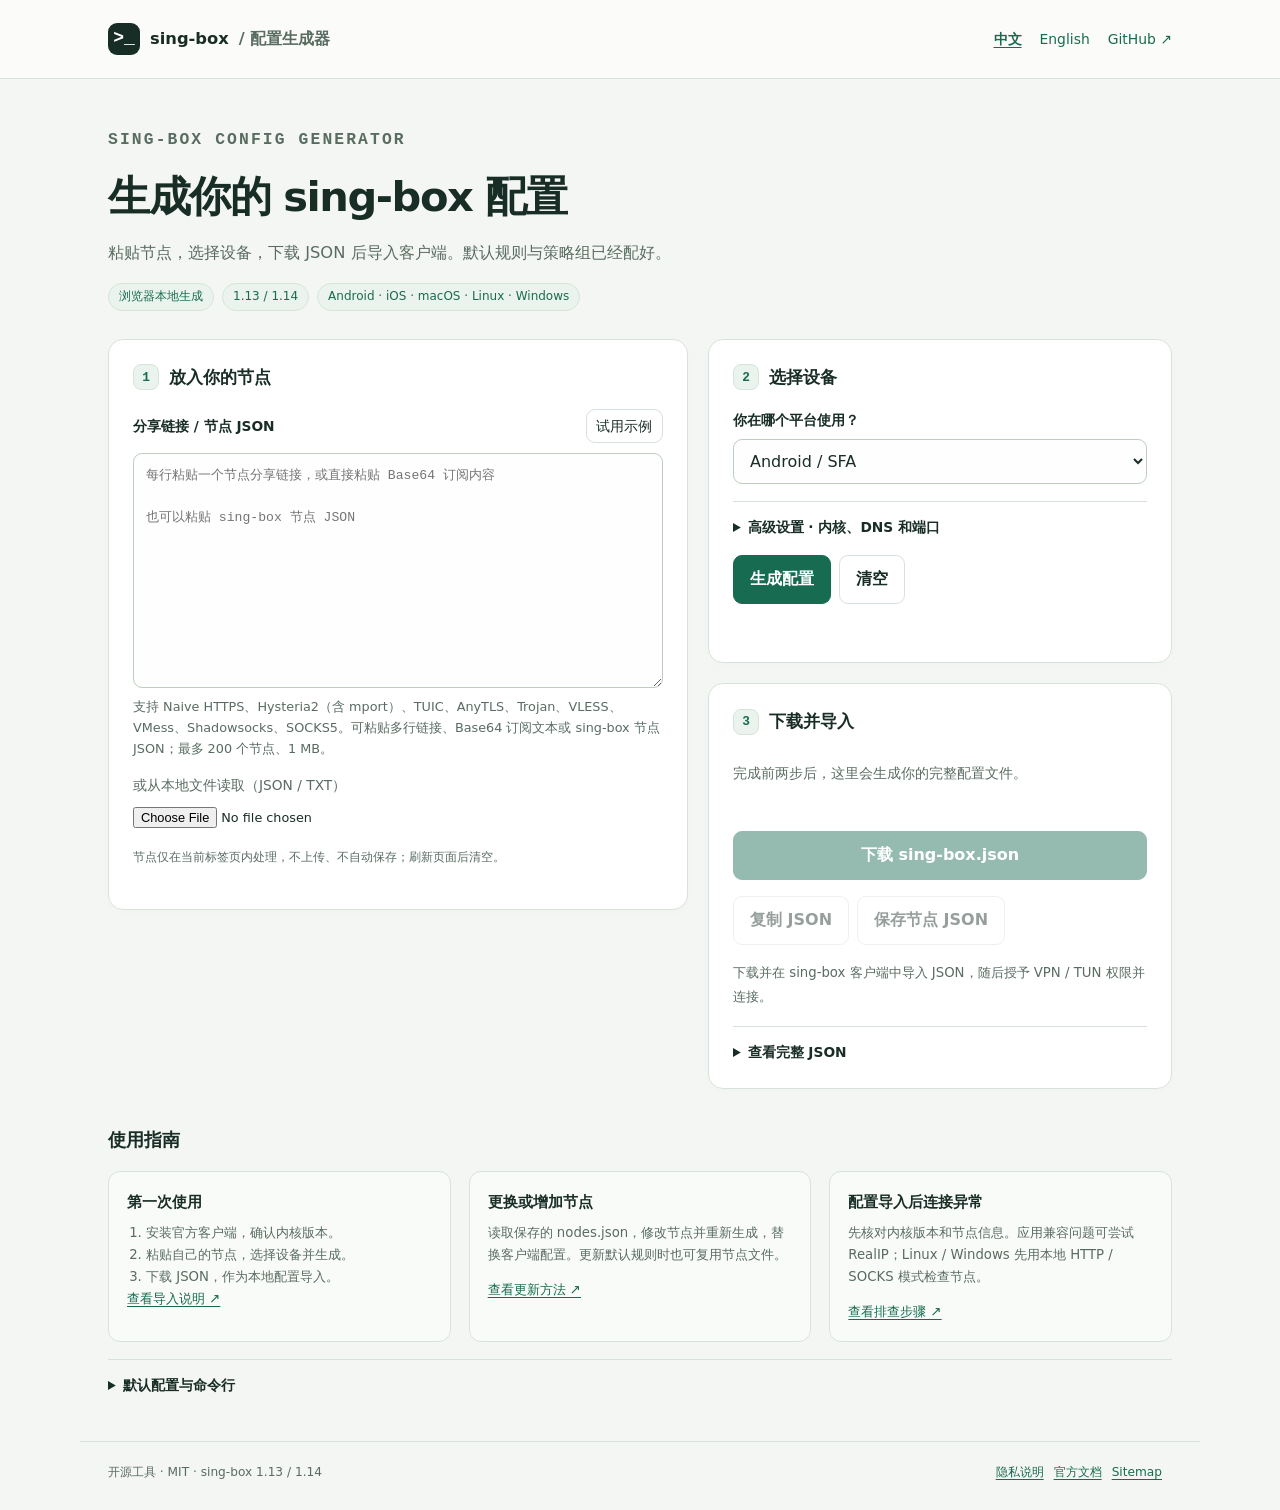
<file: docs/index.html>
<!-- Generated by scripts/build.py; edit web/page.html and web/locales/. -->
<!DOCTYPE html>
<html lang="zh-CN">
<head>
<meta charset="utf-8">
<meta name="viewport" content="width=device-width, initial-scale=1">
<meta http-equiv="Content-Security-Policy" content="default-src 'self'; script-src 'self'; style-src 'self'; connect-src 'none'; img-src 'self' data:; base-uri 'none'; form-action 'none'; object-src 'none'">
<meta name="referrer" content="no-referrer">
<title>sing-box 配置生成器 · 本地生成并下载 JSON</title>
<meta name="description" content="粘贴节点分享链接，选择 Android、iOS、macOS、Linux 或 Windows，在浏览器内生成并下载完整 sing-box JSON 配置。支持 1.13 / 1.14，无需安装生成工具。">
<link rel="canonical" href="https://qixuancao.github.io/sing-box-config-templates/">
<link rel="alternate" hreflang="zh-CN" href="https://qixuancao.github.io/sing-box-config-templates/">
<link rel="alternate" hreflang="en" href="https://qixuancao.github.io/sing-box-config-templates/en/">
<link rel="alternate" hreflang="x-default" href="https://qixuancao.github.io/sing-box-config-templates/">
<link rel="sitemap" type="application/xml" href="./sitemap.xml">
<link rel="stylesheet" href="./assets/app.css">
<meta property="og:type" content="website">
<meta property="og:site_name" content="sing-box config templates">
<meta property="og:title" content="sing-box 配置生成器 · 本地生成并下载 JSON">
<meta property="og:description" content="粘贴节点分享链接，选择 Android、iOS、macOS、Linux 或 Windows，在浏览器内生成并下载完整 sing-box JSON 配置。支持 1.13 / 1.14，无需安装生成工具。">
<meta property="og:url" content="https://qixuancao.github.io/sing-box-config-templates/">
<meta property="og:locale" content="zh_CN">
<meta property="og:image" content="https://qixuancao.github.io/sing-box-config-templates/assets/og-preview.png">
<meta property="og:image:type" content="image/png">
<meta property="og:image:width" content="1200">
<meta property="og:image:height" content="630">
<meta property="og:image:alt" content="sing-box 浏览器本地配置生成器界面预览：支持粘贴节点链接、选择平台与流量模式并下载完整 JSON">
<meta name="twitter:card" content="summary_large_image">
<meta name="twitter:title" content="sing-box 配置生成器 · 本地生成并下载 JSON">
<meta name="twitter:description" content="粘贴节点分享链接，选择 Android、iOS、macOS、Linux 或 Windows，在浏览器内生成并下载完整 sing-box JSON 配置。支持 1.13 / 1.14，无需安装生成工具。">
<meta name="twitter:image" content="https://qixuancao.github.io/sing-box-config-templates/assets/og-preview.png">
<meta name="twitter:image:alt" content="sing-box 浏览器本地配置生成器界面预览：支持粘贴节点链接、选择平台与流量模式并下载完整 JSON">
<script type="application/ld+json">{"@context": "https://schema.org", "@graph": [{"@type": "SoftwareSourceCode", "name": "sing-box-config-templates", "description": "粘贴节点分享链接，选择 Android、iOS、macOS、Linux 或 Windows，在浏览器内生成并下载完整 sing-box JSON 配置。支持 1.13 / 1.14，无需安装生成工具。", "url": "https://qixuancao.github.io/sing-box-config-templates/", "codeRepository": "https://github.com/qixuancao/sing-box-config-templates", "programmingLanguage": ["JavaScript", "JSON"], "runtimePlatform": "Browser / Node.js 22+; sing-box 1.13 / 1.14", "license": "https://github.com/qixuancao/sing-box-config-templates/blob/main/LICENSE"}, {"@type": "FAQPage", "mainEntity": [{"@type": "Question", "name": "节点会上传吗？", "acceptedAnswer": {"@type": "Answer", "text": "不会。节点解析、配置合并和文件导出都在浏览器中进行，不自动保存节点。"}}, {"@type": "Question", "name": "如何导出 JSON 文件？", "acceptedAnswer": {"@type": "Answer", "text": "粘贴节点并选择设备，点击生成配置，再点击下载 sing-box.json，将文件作为本地配置导入客户端。"}}, {"@type": "Question", "name": "如何选择 1.13 / 1.14？", "acceptedAnswer": {"@type": "Answer", "text": "在高级设置中选择与客户端关于页或 sing-box version 相同的内核版本。"}}, {"@type": "Question", "name": "公开 Raw JSON 是完整的个人配置吗？", "acceptedAnswer": {"@type": "Answer", "text": "公开 Raw JSON 使用占位节点。使用生成器导出加入自己节点后的 JSON 文件。"}}]}]}</script>
<script type="module" src="./assets/app.mjs"></script>
</head>
<body>
<a class="skip" href="#generator">跳到配置生成器</a>
<header class="site-header"><div class="header-inner">
<a class="brand" href="./"><span class="mark" aria-hidden="true">&gt;_</span>sing-box <span class="muted">/ 配置生成器</span></a>
<nav aria-label="语言与仓库"><a href="./" aria-current="page">中文</a><a href="./en/" >English</a><a href="https://github.com/qixuancao/sing-box-config-templates">GitHub ↗</a></nav>
</div></header>
<main>
<div class="hero"><p class="eyebrow">SING-BOX CONFIG GENERATOR</p><h1>生成你的 sing-box 配置</h1><p>粘贴节点，选择设备，下载 JSON 后导入客户端。默认规则与策略组已经配好。</p><div class="badges"><span class="badge">浏览器本地生成</span><span class="badge">1.13 / 1.14</span><span class="badge">Android · iOS · macOS · Linux · Windows</span></div></div>
<noscript><p class="noscript">生成器需要 JavaScript，也可使用仓库提供的命令行工具。</p></noscript>
<div class="workspace" id="generator">
<section class="card" aria-labelledby="nodes-heading">
<h2 id="nodes-heading"><span class="step">1</span>放入你的节点</h2>
<div class="toolbar"><label for="nodes-input">分享链接 / 节点 JSON</label><button type="button" class="quiet" id="example">试用示例</button></div>
<textarea id="nodes-input" rows="10" autocomplete="off" autocapitalize="off" spellcheck="false" aria-describedby="input-help" placeholder="每行粘贴一个节点分享链接，或直接粘贴 Base64 订阅内容

也可以粘贴 sing-box 节点 JSON"></textarea>
<p class="help" id="input-help">支持 Naive HTTPS、Hysteria2（含 mport）、TUIC、AnyTLS、Trojan、VLESS、VMess、Shadowsocks、SOCKS5。可粘贴多行链接、Base64 订阅文本或 sing-box 节点 JSON；最多 200 个节点、1 MB。</p>
<div class="file-row"><label for="nodes-file">或从本地文件读取（JSON / TXT）</label><input type="file" id="nodes-file" accept=".json,.txt,application/json,text/plain"></div>
<p class="privacy-note">节点仅在当前标签页内处理，不上传、不自动保存；刷新页面后清空。</p>
<ul class="node-list" id="node-list" aria-label="已解析节点"></ul>
</section>
<div class="stack">
<section class="card" aria-labelledby="device-heading">
<h2 id="device-heading"><span class="step">2</span>选择设备</h2>
<label for="platform">你在哪个平台使用？</label>
<select id="platform"><option value="android">Android / SFA</option><option value="ios">iOS / iPadOS / SFI</option><option value="macos">macOS / SFM</option><option value="linux">Linux</option><option value="windows">Windows</option></select>
<div id="access-setting"><label for="access-mode">流量接入方式</label>
<select id="access-mode"><option value="local">仅监听端口 · 应用手动配置代理</option><option value="system">自动开启系统代理 · 非 TUN</option><option value="tun">TUN · 接管系统流量</option></select>
<p class="help" id="access-desc"></p></div>
<details id="advanced"><summary>高级设置 · 内核、DNS 和端口</summary><div class="settings">
<div><label for="core">sing-box 内核版本</label><select id="core"><option value="1.14">1.14.x</option><option value="1.13">1.13.x</option><option value="1.15">1.15 · 实验版 · alpha.13</option></select><p class="help">与客户端的内核版本保持一致。1.15 是实验配置，按 1.15.0-alpha.13 验证。</p></div>
<div><label for="dns-mode">DNS 返回方式</label><select id="dns-mode"><option value="fakeip">FakeIP · 返回虚拟地址</option><option value="realip">RealIP · 返回真实地址</option></select><p class="help" id="dns-desc">RealIP 兼容性优先；FakeIP 仅适合能接管 DNS 查询的 TUN/VPN 模式。</p></div>
<div><label><input type="checkbox" id="ipv6"> 启用 IPv6</label><p class="help">同时调整 DNS、TUN 地址和路由；需要网络及出口支持 IPv6。默认使用 IPv4。</p></div>
<div id="lan-setting"><label><input type="checkbox" id="lan-bypass" checked> 局域网绕过 TUN</label><p class="help">默认方便访问路由器和 NAS；绕行流量不受代理策略控制。企业网或覆盖网络需要接管这些地址时取消。</p></div>
<div><label><input type="checkbox" id="adblock"> 启用基础广告拦截（category-ads-all）</label><p class="help">在 DNS 和路由中拒绝常见广告域名；若个别网站或应用被误拦，取消勾选后重新生成。</p></div>
<div><label><input type="checkbox" id="rule-set-proxy"> 经代理由主选择组下载规则集</label><p class="help">默认直连下载规则集；当前网络无法直连规则 CDN 时可改为经代理下载。</p></div>
<div><label><input type="checkbox" id="block-quic"> 屏蔽公网 QUIC（UDP 443）</label><p class="help">拒绝公网 UDP 443，让浏览器和应用立即回退 TCP。适合纯 TCP 节点（Naive、HTTP、链式 SOCKS5）或 UDP 受限的网络；会关闭 HTTP/3，局域网不受影响。</p></div>
<div id="overlay-setting"><label><input type="checkbox" id="overlay"> 虚拟局域网兼容（Tailscale / ZeroTier 等，桌面端）</label><p class="help">ts.net 交给 Tailscale MagicDNS（100.100.100.100），私网和 100.64.0.0/10 按系统路由表直连，tailscaled、zerotier-one、easytier-core、netbird 进程直连。需安装对应客户端；TUN 模式需保留局域网绕过。</p></div>
<div id="clash-api-setting"><label><input type="checkbox" id="clash-api"> 启用本地 Clash API 控制器（127.0.0.1:9090）</label><p class="help">方便桌面命令行运行时通过本地面板切换策略组和查看连接。</p></div>
<div class="dns-grid">
<div><label for="direct-dns">直连 DNS（默认 AliDNS）</label><select id="direct-dns"><option value="default">跟随预设</option><option value="223.5.5.5">AliDNS · 223.5.5.5</option><option value="1.12.12.12">DNSPod · 1.12.12.12</option><option value="1.1.1.1">Cloudflare · 1.1.1.1</option><option value="8.8.8.8">Google · 8.8.8.8</option></select></div>
<div><label for="proxy-dns">代理 DNS（默认 Google）</label><select id="proxy-dns"><option value="default">跟随预设</option><option value="8.8.8.8">Google · 8.8.8.8</option><option value="1.1.1.1">Cloudflare · 1.1.1.1</option><option value="223.5.5.5">AliDNS · 223.5.5.5</option><option value="1.12.12.12">DNSPod · 1.12.12.12</option></select></div>
</div>
<p class="help">选择提供 HTTPS DNS 的服务商。直连 DNS 不经代理，代理 DNS 跟随主选择组；可用性取决于当前网络。</p>
<div id="port-setting"><label for="listen-port">本地监听端口</label><input type="number" id="listen-port" min="1" max="65535" step="1" value="2080"><p class="help">只监听 127.0.0.1，避免无认证代理暴露到局域网。</p></div>
</div></details>
<div class="actions"><button type="button" class="primary" id="generate">生成配置</button><button type="button" id="clear">清空</button></div>
<p id="status" class="status" role="status" aria-live="polite"></p>
</section>
<section class="card" aria-labelledby="download-heading">
<h2 id="download-heading"><span class="step">3</span>下载并导入</h2>
<p class="result-empty" id="result-empty">完成前两步后，这里会生成你的完整配置文件。</p>
<div class="result-summary" id="result-summary"></div>
<button type="button" class="primary wide" id="download-json" disabled>下载 sing-box.json</button>
<div class="actions"><button type="button" id="copy-json" disabled>复制 JSON</button><button type="button" id="download-nodes" disabled>保存节点 JSON</button></div>
<p class="import-help" id="import-help"></p>
<p class="hint" id="warnings" hidden></p>
<details><summary>查看完整 JSON</summary><label for="json-preview" class="help">配置内含节点信息，请保存在自己的设备上。</label><textarea id="json-preview" class="output-preview" rows="10" readonly spellcheck="false" autocomplete="off"></textarea></details>
</section>
</div>
</div>
<section class="guides" aria-labelledby="guides-heading">
<h2 id="guides-heading">使用指南</h2>
<div class="guide-grid">
<article class="guide"><h3>第一次使用</h3><ol><li>安装官方客户端，确认内核版本。</li><li>粘贴自己的节点，选择设备并生成。</li><li>下载 JSON，作为本地配置导入。</li></ol><p><a href="https://github.com/qixuancao/sing-box-config-templates/blob/main/docs/getting-started.md">查看导入说明 ↗</a></p></article>
<article class="guide"><h3>更换或增加节点</h3><p>读取保存的 nodes.json，修改节点并重新生成，替换客户端配置。更新默认规则时也可复用节点文件。</p><p><a href="https://github.com/qixuancao/sing-box-config-templates/blob/main/docs/update-nodes.md">查看更新方法 ↗</a></p></article>
<article class="guide"><h3>配置导入后连接异常</h3><p>先核对内核版本和节点信息。应用兼容问题可尝试 RealIP；Linux / Windows 先用本地 HTTP / SOCKS 模式检查节点。</p><p><a href="https://github.com/qixuancao/sing-box-config-templates/blob/main/docs/troubleshooting.md">查看排查步骤 ↗</a></p></article>
</div>
<details class="technical"><summary>默认配置与命令行</summary><p class="help">Raw JSON 是默认占位模板；下面的 CLI 命令包含当前选项，与网页使用同一生成逻辑。</p>
<label for="out-path">平台配置路径</label><input id="out-path" type="text" readonly>
<label for="out-raw">配置 Raw URL（占位节点）</label><input id="out-raw" type="text" readonly>
<label for="out-cmd">本地生成与检查</label><textarea id="out-cmd" rows="3" readonly spellcheck="false"></textarea>
<p class="help"><a href="https://github.com/qixuancao/sing-box-config-templates/blob/main/docs/architecture.md">模块结构与修改入口 ↗</a></p>
</details>
</section>
</main>
<footer class="site-footer"><p>开源工具 · MIT · sing-box 1.13 / 1.14</p><p><a href="https://github.com/qixuancao/sing-box-config-templates/blob/main/PRIVACY.md">隐私说明</a><a href="https://sing-box.sagernet.org/">官方文档</a><a href="./sitemap.xml">Sitemap</a></p></footer>
</body>
</html>
</file>
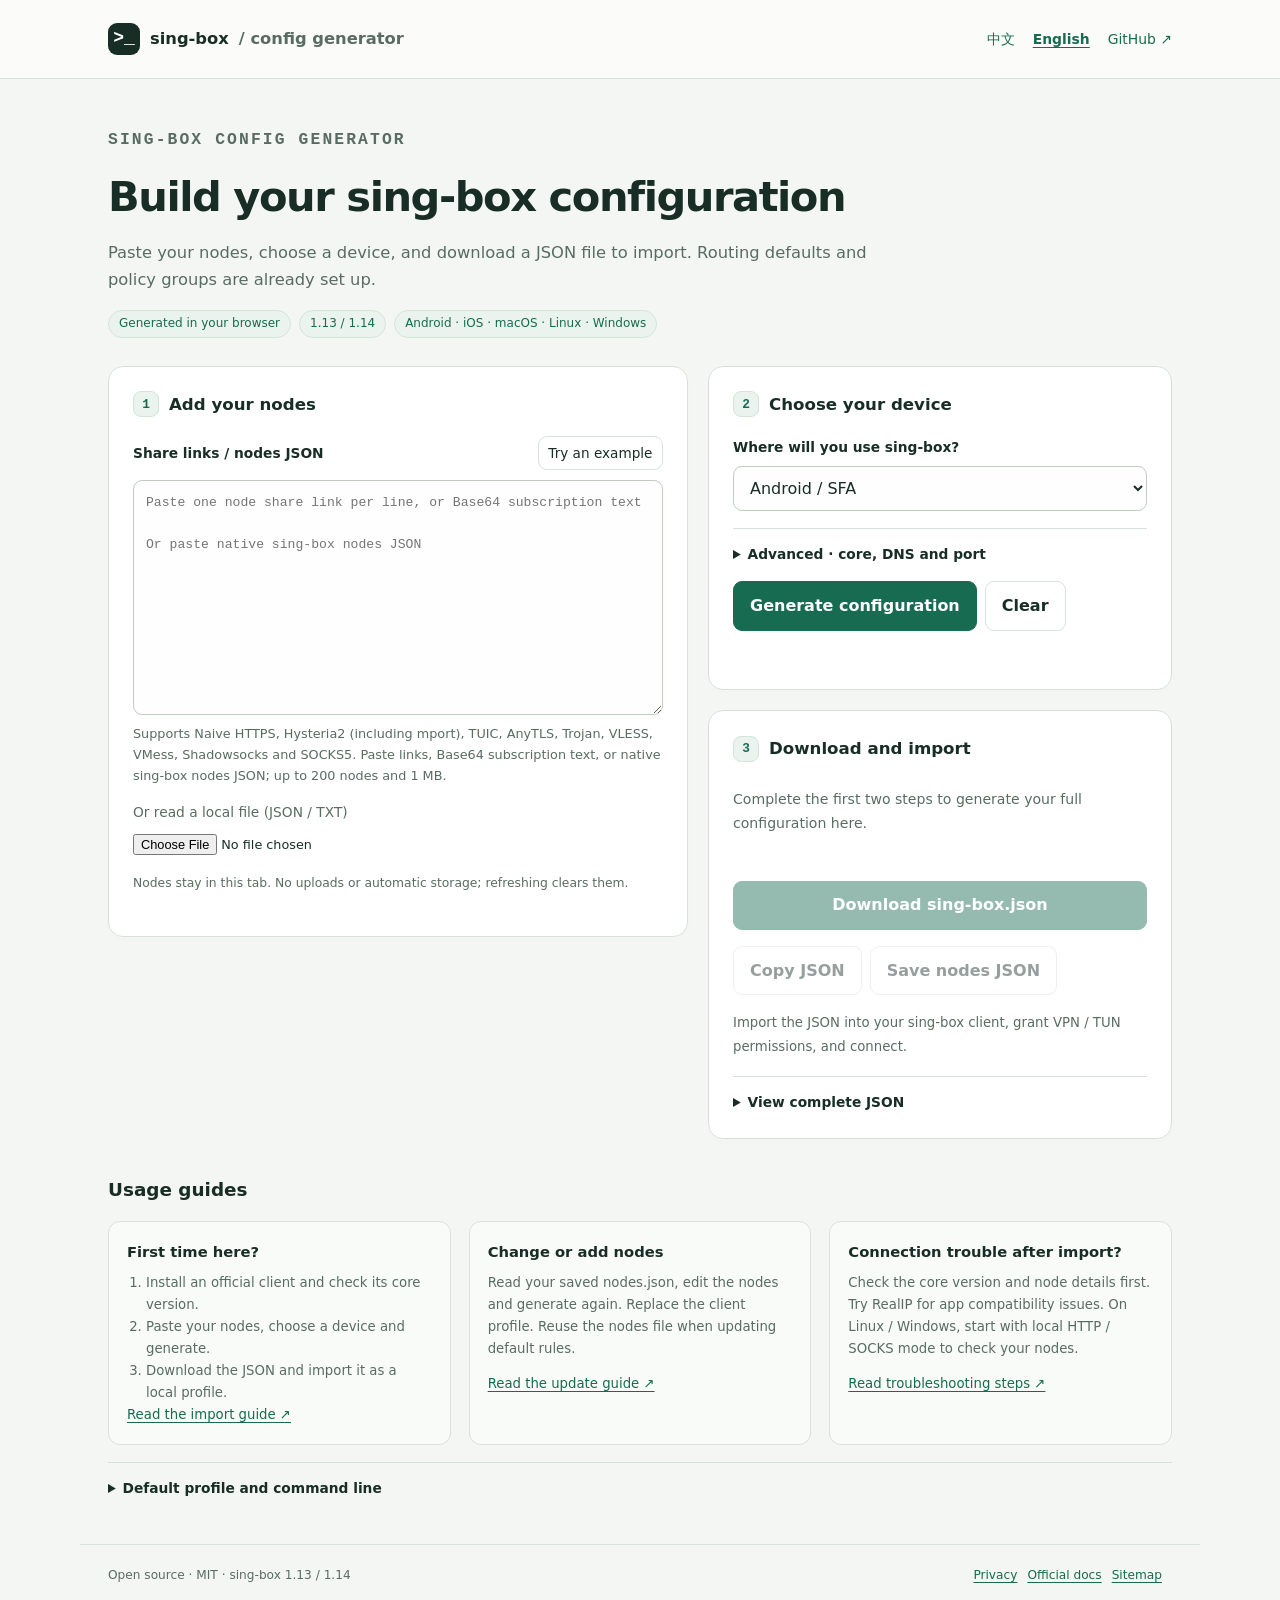
<file: docs/en/index.html>
<!-- Generated by scripts/build.py; edit web/page.html and web/locales/. -->
<!DOCTYPE html>
<html lang="en">
<head>
<meta charset="utf-8">
<meta name="viewport" content="width=device-width, initial-scale=1">
<meta http-equiv="Content-Security-Policy" content="default-src 'self'; script-src 'self'; style-src 'self'; connect-src 'none'; img-src 'self' data:; base-uri 'none'; form-action 'none'; object-src 'none'">
<meta name="referrer" content="no-referrer">
<title>sing-box config generator · Build and download JSON locally</title>
<meta name="description" content="Paste node links, choose Android, iOS, macOS, Linux or Windows, and download a complete sing-box JSON configuration. Runs in your browser with 1.13 / 1.14 presets and no generator installation.">
<link rel="canonical" href="https://qixuancao.github.io/sing-box-config-templates/en/">
<link rel="alternate" hreflang="zh-CN" href="https://qixuancao.github.io/sing-box-config-templates/">
<link rel="alternate" hreflang="en" href="https://qixuancao.github.io/sing-box-config-templates/en/">
<link rel="alternate" hreflang="x-default" href="https://qixuancao.github.io/sing-box-config-templates/">
<link rel="sitemap" type="application/xml" href="../sitemap.xml">
<link rel="stylesheet" href="../assets/app.css">
<meta property="og:type" content="website">
<meta property="og:site_name" content="sing-box config templates">
<meta property="og:title" content="sing-box config generator · Build and download JSON locally">
<meta property="og:description" content="Paste node links, choose Android, iOS, macOS, Linux or Windows, and download a complete sing-box JSON configuration. Runs in your browser with 1.13 / 1.14 presets and no generator installation.">
<meta property="og:url" content="https://qixuancao.github.io/sing-box-config-templates/en/">
<meta property="og:locale" content="en_US">
<meta property="og:image" content="https://qixuancao.github.io/sing-box-config-templates/assets/og-preview.png">
<meta property="og:image:type" content="image/png">
<meta property="og:image:width" content="1200">
<meta property="og:image:height" content="630">
<meta property="og:image:alt" content="sing-box browser-based config generator preview: paste node links, choose your device and traffic mode, and download JSON">
<meta name="twitter:card" content="summary_large_image">
<meta name="twitter:title" content="sing-box config generator · Build and download JSON locally">
<meta name="twitter:description" content="Paste node links, choose Android, iOS, macOS, Linux or Windows, and download a complete sing-box JSON configuration. Runs in your browser with 1.13 / 1.14 presets and no generator installation.">
<meta name="twitter:image" content="https://qixuancao.github.io/sing-box-config-templates/assets/og-preview.png">
<meta name="twitter:image:alt" content="sing-box browser-based config generator preview: paste node links, choose your device and traffic mode, and download JSON">
<script type="application/ld+json">{"@context": "https://schema.org", "@graph": [{"@type": "SoftwareSourceCode", "name": "sing-box-config-templates", "description": "Paste node links, choose Android, iOS, macOS, Linux or Windows, and download a complete sing-box JSON configuration. Runs in your browser with 1.13 / 1.14 presets and no generator installation.", "url": "https://qixuancao.github.io/sing-box-config-templates/en/", "codeRepository": "https://github.com/qixuancao/sing-box-config-templates", "programmingLanguage": ["JavaScript", "JSON"], "runtimePlatform": "Browser / Node.js 22+; sing-box 1.13 / 1.14", "license": "https://github.com/qixuancao/sing-box-config-templates/blob/main/LICENSE"}, {"@type": "FAQPage", "mainEntity": [{"@type": "Question", "name": "Are my nodes uploaded?", "acceptedAnswer": {"@type": "Answer", "text": "No. Node parsing, configuration composition and file export run in your browser. Nodes are not automatically stored."}}, {"@type": "Question", "name": "How do I export a JSON file?", "acceptedAnswer": {"@type": "Answer", "text": "Paste your nodes, choose a device and generate. Click Download sing-box.json, then import the file as a local profile."}}, {"@type": "Question", "name": "How do I choose 1.13 or 1.14?", "acceptedAnswer": {"@type": "Answer", "text": "In Advanced, match the core version shown in your client's About screen or sing-box version."}}, {"@type": "Question", "name": "Is public Raw JSON my personal configuration?", "acceptedAnswer": {"@type": "Answer", "text": "Public Raw JSON uses placeholder nodes. Use the generator to download a JSON file containing your own nodes."}}]}]}</script>
<script type="module" src="../assets/app.mjs"></script>
</head>
<body>
<a class="skip" href="#generator">Skip to the config generator</a>
<header class="site-header"><div class="header-inner">
<a class="brand" href="../"><span class="mark" aria-hidden="true">&gt;_</span>sing-box <span class="muted">/ config generator</span></a>
<nav aria-label="Language and repository"><a href="../" >中文</a><a href="./" aria-current="page">English</a><a href="https://github.com/qixuancao/sing-box-config-templates">GitHub ↗</a></nav>
</div></header>
<main>
<div class="hero"><p class="eyebrow">SING-BOX CONFIG GENERATOR</p><h1>Build your sing-box configuration</h1><p>Paste your nodes, choose a device, and download a JSON file to import. Routing defaults and policy groups are already set up.</p><div class="badges"><span class="badge">Generated in your browser</span><span class="badge">1.13 / 1.14</span><span class="badge">Android · iOS · macOS · Linux · Windows</span></div></div>
<noscript><p class="noscript">The generator needs JavaScript. You can also download the repository and generate configurations locally with the CLI.</p></noscript>
<div class="workspace" id="generator">
<section class="card" aria-labelledby="nodes-heading">
<h2 id="nodes-heading"><span class="step">1</span>Add your nodes</h2>
<div class="toolbar"><label for="nodes-input">Share links / nodes JSON</label><button type="button" class="quiet" id="example">Try an example</button></div>
<textarea id="nodes-input" rows="10" autocomplete="off" autocapitalize="off" spellcheck="false" aria-describedby="input-help" placeholder="Paste one node share link per line, or Base64 subscription text

Or paste native sing-box nodes JSON"></textarea>
<p class="help" id="input-help">Supports Naive HTTPS, Hysteria2 (including mport), TUIC, AnyTLS, Trojan, VLESS, VMess, Shadowsocks and SOCKS5. Paste links, Base64 subscription text, or native sing-box nodes JSON; up to 200 nodes and 1 MB.</p>
<div class="file-row"><label for="nodes-file">Or read a local file (JSON / TXT)</label><input type="file" id="nodes-file" accept=".json,.txt,application/json,text/plain"></div>
<p class="privacy-note">Nodes stay in this tab. No uploads or automatic storage; refreshing clears them.</p>
<ul class="node-list" id="node-list" aria-label="Parsed nodes"></ul>
</section>
<div class="stack">
<section class="card" aria-labelledby="device-heading">
<h2 id="device-heading"><span class="step">2</span>Choose your device</h2>
<label for="platform">Where will you use sing-box?</label>
<select id="platform"><option value="android">Android / SFA</option><option value="ios">iOS / iPadOS / SFI</option><option value="macos">macOS / SFM</option><option value="linux">Linux</option><option value="windows">Windows</option></select>
<div id="access-setting"><label for="access-mode">Traffic capture method</label>
<select id="access-mode"><option value="local">Local proxy listener only · configure apps manually</option><option value="system">Set OS system proxy automatically · not TUN</option><option value="tun">TUN · route system traffic</option></select>
<p class="help" id="access-desc"></p></div>
<details id="advanced"><summary>Advanced · core, DNS and port</summary><div class="settings">
<div><label for="core">sing-box core version</label><select id="core"><option value="1.14">1.14.x</option><option value="1.13">1.13.x</option><option value="1.15">1.15 · Experimental · alpha.13</option></select><p class="help">Match your client core. The experimental 1.15 presets target 1.15.0-alpha.13.</p></div>
<div><label for="dns-mode">DNS response mode</label><select id="dns-mode"><option value="fakeip">FakeIP · return synthetic addresses</option><option value="realip">RealIP · return actual addresses</option></select><p class="help" id="dns-desc">RealIP is more compatible. FakeIP requires DNS capture through a TUN / VPN mode.</p></div>
<div><label><input type="checkbox" id="ipv6"> Enable IPv6</label><p class="help">Updates DNS, TUN addresses and routing together. Requires IPv6-capable networks and exits. IPv4 is the default.</p></div>
<div id="lan-setting"><label><input type="checkbox" id="lan-bypass" checked> Bypass TUN for local networks</label><p class="help">Enables direct router and NAS access; bypassed traffic is outside proxy policies. Disable when corporate or overlay networks must enter TUN.</p></div>
<div><label><input type="checkbox" id="adblock"> Enable basic ad blocking (category-ads-all)</label><p class="help">Rejects common ad domains in DNS and routing. Disable and regenerate if a site or app is blocked unexpectedly.</p></div>
<div><label><input type="checkbox" id="rule-set-proxy"> Download rule sets through the main proxy group</label><p class="help">Rule sets download directly by default; enable when your network cannot reach the rule-set CDN directly.</p></div>
<div><label><input type="checkbox" id="block-quic"> Block public QUIC (UDP 443)</label><p class="help">Rejects public UDP 443 so browsers and apps fall back to TCP immediately. Useful for TCP-only nodes (Naive, HTTP, chained SOCKS5) or UDP-restricted networks; disables HTTP/3, LAN traffic is unaffected.</p></div>
<div id="overlay-setting"><label><input type="checkbox" id="overlay"> Overlay network compatibility (Tailscale / ZeroTier, desktop)</label><p class="help">Sends ts.net to Tailscale MagicDNS (100.100.100.100), reaches private and 100.64.0.0/10 addresses via the OS routing table, and routes tailscaled, zerotier-one, easytier-core and netbird directly. Requires the matching client; TUN mode needs local network bypass.</p></div>
<div id="clash-api-setting"><label><input type="checkbox" id="clash-api"> Enable local Clash API controller (127.0.0.1:9090)</label><p class="help">Exposes a localhost-only controller on desktop for switching policy groups and inspecting connections.</p></div>
<div class="dns-grid">
<div><label for="direct-dns">Direct DNS (default: AliDNS)</label><select id="direct-dns"><option value="default">Use preset</option><option value="223.5.5.5">AliDNS · 223.5.5.5</option><option value="1.12.12.12">DNSPod · 1.12.12.12</option><option value="1.1.1.1">Cloudflare · 1.1.1.1</option><option value="8.8.8.8">Google · 8.8.8.8</option></select></div>
<div><label for="proxy-dns">Proxy DNS (default: Google)</label><select id="proxy-dns"><option value="default">Use preset</option><option value="8.8.8.8">Google · 8.8.8.8</option><option value="1.1.1.1">Cloudflare · 1.1.1.1</option><option value="223.5.5.5">AliDNS · 223.5.5.5</option><option value="1.12.12.12">DNSPod · 1.12.12.12</option></select></div>
</div>
<p class="help">Choose a DNS-over-HTTPS provider. Direct DNS bypasses the proxy; proxy DNS follows the main selection. Availability depends on your network.</p>
<div id="port-setting"><label for="listen-port">Local listen port</label><input type="number" id="listen-port" min="1" max="65535" step="1" value="2080"><p class="help">Bound to 127.0.0.1 to avoid exposing an unauthenticated proxy to the LAN.</p></div>
</div></details>
<div class="actions"><button type="button" class="primary" id="generate">Generate configuration</button><button type="button" id="clear">Clear</button></div>
<p id="status" class="status" role="status" aria-live="polite"></p>
</section>
<section class="card" aria-labelledby="download-heading">
<h2 id="download-heading"><span class="step">3</span>Download and import</h2>
<p class="result-empty" id="result-empty">Complete the first two steps to generate your full configuration here.</p>
<div class="result-summary" id="result-summary"></div>
<button type="button" class="primary wide" id="download-json" disabled>Download sing-box.json</button>
<div class="actions"><button type="button" id="copy-json" disabled>Copy JSON</button><button type="button" id="download-nodes" disabled>Save nodes JSON</button></div>
<p class="import-help" id="import-help"></p>
<p class="hint" id="warnings" hidden></p>
<details><summary>View complete JSON</summary><label for="json-preview" class="help">The configuration contains your node details; keep it on your own device.</label><textarea id="json-preview" class="output-preview" rows="10" readonly spellcheck="false" autocomplete="off"></textarea></details>
</section>
</div>
</div>
<section class="guides" aria-labelledby="guides-heading">
<h2 id="guides-heading">Usage guides</h2>
<div class="guide-grid">
<article class="guide"><h3>First time here?</h3><ol><li>Install an official client and check its core version.</li><li>Paste your nodes, choose a device and generate.</li><li>Download the JSON and import it as a local profile.</li></ol><p><a href="https://github.com/qixuancao/sing-box-config-templates/blob/main/docs/getting-started.md">Read the import guide ↗</a></p></article>
<article class="guide"><h3>Change or add nodes</h3><p>Read your saved nodes.json, edit the nodes and generate again. Replace the client profile. Reuse the nodes file when updating default rules.</p><p><a href="https://github.com/qixuancao/sing-box-config-templates/blob/main/docs/update-nodes.md">Read the update guide ↗</a></p></article>
<article class="guide"><h3>Connection trouble after import?</h3><p>Check the core version and node details first. Try RealIP for app compatibility issues. On Linux / Windows, start with local HTTP / SOCKS mode to check your nodes.</p><p><a href="https://github.com/qixuancao/sing-box-config-templates/blob/main/docs/troubleshooting.md">Read troubleshooting steps ↗</a></p></article>
</div>
<details class="technical"><summary>Default profile and command line</summary><p class="help">Raw JSON is a default placeholder profile. The CLI command below includes your options and uses the same generator as this page.</p>
<label for="out-path">Platform profile path</label><input id="out-path" type="text" readonly>
<label for="out-raw">Profile Raw URL (placeholder nodes)</label><input id="out-raw" type="text" readonly>
<label for="out-cmd">Generate and check locally</label><textarea id="out-cmd" rows="3" readonly spellcheck="false"></textarea>
<p class="help"><a href="https://github.com/qixuancao/sing-box-config-templates/blob/main/docs/architecture.md">Modules and customization ↗</a></p>
</details>
</section>
</main>
<footer class="site-footer"><p>Open source · MIT · sing-box 1.13 / 1.14</p><p><a href="https://github.com/qixuancao/sing-box-config-templates/blob/main/PRIVACY.md">Privacy</a><a href="https://sing-box.sagernet.org/">Official docs</a><a href="../sitemap.xml">Sitemap</a></p></footer>
</body>
</html>
</file>
<file: docs/assets/app.css>
:root {
  color-scheme:light;
  --bg:#f4f6f3;
  --paper:#fff;
  --ink:#192d27;
  --muted:#596c62;
  --line:#d9e2da;
  --accent:#176b51;
  --soft:#eaf3ed;
  --danger:#a52a29;
  --warning:#775014;
  font-family:system-ui,-apple-system,"Segoe UI",Roboto,"Noto Sans SC","PingFang SC",sans-serif
}
* {
  box-sizing:border-box
}
body {
  margin:0;
  background:var(--bg);
  color:var(--ink);
  line-height:1.65
}
a {
  color:var(--accent);
  text-underline-offset:3px
}
button,input,select,textarea {
  font:inherit
}
button,a,input,select,textarea,summary {
  -webkit-tap-highlight-color:transparent
}
button:focus-visible,a:focus-visible,input:focus-visible,select:focus-visible,textarea:focus-visible,summary:focus-visible {
  outline:3px solid #4b9c7f;
  outline-offset:3px
}
button {
  border:1px solid var(--line);
  border-radius:9px;
  background:var(--paper);
  color:var(--ink);
  padding:.65rem 1rem;
  cursor:pointer;
  font-weight:600
}
button:hover:not(:disabled) {
  background:var(--soft);
  border-color:#8aaa97
}
button:disabled {
  cursor:default;
  opacity:.45
}
button.primary {
  background:var(--accent);
  color:white;
  border-color:var(--accent)
}
button.primary:hover:not(:disabled) {
  background:#10543e
}
button.quiet {
  font-size:.85rem;
  padding:.3rem .6rem;
  font-weight:500
}
button.wide {
  width:100%
}
[hidden] {
  display:none!important
}
.skip {
  position:absolute;
  left:-9999px
}
.skip:focus {
  left:1rem;
  top:1rem;
  background:var(--paper);
  padding:.6rem;
  z-index:20
}
.site-header {
  border-bottom:1px solid var(--line);
  background:#fbfcfa
}
.header-inner,main,.site-footer {
  max-width:1120px;
  margin:auto;
  padding:0 28px
}
.header-inner {
  min-height:78px;
  display:flex;
  justify-content:space-between;
  gap:18px;
  align-items:center
}
.brand {
  display:flex;
  align-items:center;
  gap:10px;
  font-size:1.02rem;
  text-decoration:none;
  font-weight:750;
  color:var(--ink)
}
.mark {
  display:grid;
  place-items:center;
  background:var(--ink);
  color:white;
  border-radius:9px;
  width:32px;
  height:32px;
  font-family:monospace;
  font-size:18px
}
nav {
  display:flex;
  gap:18px;
  font-size:.87rem
}
nav a {
  text-decoration:none
}
nav a[aria-current] {
  font-weight:700;
  text-decoration:underline
}
.hero {
  padding:48px 0 28px;
  max-width:760px
}
.eyebrow {
  font-family:ui-monospace,monospace;
  font-size:.75rem;
  letter-spacing:.13em;
  color:var(--accent);
  font-weight:700;
  margin:0 0 12px
}
h1 {
  font-size:clamp(1.8rem,4vw,2.6rem);
  line-height:1.3;
  letter-spacing:-.035em;
  margin:0 0 16px
}
h2,h3,p {
  margin-top:0
}
.hero p {
  color:var(--muted);
  font-size:1.02rem;
  margin-bottom:16px
}
.badges {
  display:flex;
  flex-wrap:wrap;
  gap:8px
}
.badge {
  font-size:.75rem;
  padding:3px 10px;
  background:var(--soft);
  border:1px solid #d5e6d9;
  border-radius:20px;
  color:var(--accent)
}
.workspace {
  display:grid;
  grid-template-columns:minmax(0,1.25fr) minmax(0,1fr);
  gap:20px;
  align-items:start
}
.stack {
  display:grid;
  gap:20px
}
.card {
  background:var(--paper);
  border:1px solid var(--line);
  border-radius:15px;
  padding:24px;
  min-width:0;
  box-shadow:0 3px 10px #192d2703
}
.card h2 {
  display:flex;
  align-items:center;
  gap:10px;
  font-size:1.04rem;
  margin-bottom:18px
}
.step {
  display:inline-grid;
  place-items:center;
  background:var(--soft);
  border:1px solid #d4e5d8;
  width:26px;
  height:26px;
  border-radius:8px;
  font:600 .8rem ui-monospace,monospace;
  color:var(--accent)
}
label {
  display:block;
  font-size:.86rem;
  font-weight:600;
  margin:0 0 7px
}
.muted,.help {
  color:var(--muted)
}
.help {
  font-size:.8rem;
  margin:8px 0 0
}
.toolbar {
  display:flex;
  gap:8px;
  align-items:center;
  justify-content:space-between;
  margin-bottom:10px
}
.toolbar label {
  margin:0
}
.actions {
  display:flex;
  flex-wrap:wrap;
  gap:8px;
  margin-top:16px
}
textarea,select,input[type=text] {
  display:block;
  width:100%;
  border:1px solid #bdcdbf;
  border-radius:9px;
  background:#fdfefd;
  color:var(--ink);
  padding:11px 12px;
  min-width:0
}
textarea {
  resize:vertical;
  font-family:ui-monospace,SFMono-Regular,Consolas,monospace;
  font-size:.82rem;
  line-height:1.6
}
#nodes-input {
  min-height:235px
}
select {
  min-height:45px
}
input[type=file] {
  max-width:100%;
  font-size:.8rem
}
.file-row {
  margin-top:15px
}
.file-row label {
  color:var(--muted);
  font-weight:400
}
.settings {
  display:grid;
  gap:14px
}
#access-setting {
  margin-top:16px
}
#access-setting .help {
  line-height:1.65
}
.dns-grid {
  display:grid;
  grid-template-columns:repeat(2,minmax(0,1fr));
  gap:12px
}
#listen-port {
  max-width:190px
}
input[type=number] {
  display:block;
  width:100%;
  min-height:45px;
  border:1px solid #bdcdbf;
  border-radius:9px;
  background:#fdfefd;
  color:var(--ink);
  padding:11px 12px
}
details {
  border-top:1px solid var(--line);
  padding-top:14px;
  margin-top:17px
}
summary {
  cursor:pointer;
  font-size:.86rem;
  font-weight:600
}
details>.settings {
  margin-top:14px
}
.status {
  font-size:.85rem;
  min-height:1.5em;
  margin:14px 0 0;
  overflow-wrap:anywhere
}
.status.error {
  color:var(--danger)
}
.status.success {
  color:var(--accent)
}
.hint {
  font-size:.81rem;
  color:var(--warning);
  background:#fcf7e8;
  border:1px solid #e7dab5;
  padding:10px 12px;
  border-radius:8px;
  margin-top:12px
}
.result-empty {
  font-size:.88rem;
  color:var(--muted);
  padding:8px 0 20px
}
.result-summary {
  display:flex;
  flex-wrap:wrap;
  gap:8px;
  margin-bottom:12px
}
.result-summary span {
  font-size:.78rem;
  border:1px solid var(--line);
  border-radius:6px;
  padding:3px 8px
}
.import-help {
  font-size:.83rem;
  line-height:1.8;
  margin-top:16px;
  color:var(--muted)
}
.node-list {
  list-style:none;
  padding:0;
  margin:18px 0 0;
  max-height:250px;
  overflow:auto
}
.node-list li {
  padding:9px 0;
  border-top:1px solid var(--line);
  display:flex;
  align-items:center;
  gap:10px;
  justify-content:space-between;
  font-size:.82rem
}
.node-label {
  overflow-wrap:anywhere;
  min-width:0
}
.node-type {
  font-family:ui-monospace,monospace;
  color:var(--muted);
  font-size:.7rem;
  white-space:nowrap
}
.privacy-note {
  font-size:.77rem;
  color:var(--muted);
  margin:16px 0 0
}
.output-preview {
  margin-top:12px;
  max-height:300px
}
.technical input,.technical textarea {
  margin-bottom:12px;
  font-size:.73rem
}
.technical label {
  margin-top:10px
}
.guides {
  padding:36px 0 44px
}
.guides>h2 {
  font-size:1.15rem;
  margin-bottom:16px
}
.guide-grid {
  display:grid;
  grid-template-columns:repeat(3,minmax(0,1fr));
  gap:18px
}
.guide {
  background:#f9fbf8;
  border:1px solid var(--line);
  border-radius:12px;
  padding:18px
}
.guide h3 {
  font-size:.92rem;
  margin-bottom:8px
}
.guide p,.guide li {
  font-size:.83rem;
  color:var(--muted)
}
.guide p:last-child {
  margin-bottom:0
}
.guide ol {
  padding-left:19px;
  margin:0
}
.guide code,.import-help code {
  font-size:.8em;
  overflow-wrap:anywhere
}
.site-footer {
  padding-top:20px;
  padding-bottom:28px;
  border-top:1px solid var(--line);
  font-size:.76rem;
  color:var(--muted);
  display:flex;
  flex-wrap:wrap;
  gap:12px 24px;
  justify-content:space-between
}
.site-footer p {
  margin:0
}
.site-footer a {
  margin-right:10px
}
.noscript {
  background:#fcf7e8;
  border:1px solid #e7dab5;
  padding:16px;
  border-radius:12px;
  margin-bottom:20px
}
@media(max-width:760px) {
  .workspace {
    grid-template-columns:1fr
  }
  .dns-grid {
    grid-template-columns:1fr
  }
  .hero {
    padding-top:30px
  }
  .guide-grid {
    grid-template-columns:1fr
  }
  .header-inner,main,.site-footer {
    padding-left:18px;
    padding-right:18px
  }
  .header-inner {
    min-height:68px;
    flex-wrap:wrap;
    padding-top:14px;
    padding-bottom:14px
  }
  .card {
    padding:20px
  }
  .hero p {
    font-size:.93rem
  }
  nav {
    gap:13px
  }
  .brand {
    font-size:.93rem
  }
}
@media(prefers-color-scheme:dark) {
  :root {
    color-scheme:dark;
    --bg:#12211c;
    --paper:#1b2d25;
    --ink:#e6efe8;
    --muted:#b2c5b7;
    --line:#375244;
    --accent:#8ddab8;
    --soft:#243e31;
    --danger:#ffb4ad;
    --warning:#f0d18d
  }
  .site-header {
    background:#16281f
  }
  .mark {
    background:#b8dfc7;
    color:#123020
  }
  .badge {
    border-color:#375244
  }
  button.primary {
    background:#24674d;
    color:#f2fff6;
    border-color:#4a9973
  }
  button.primary:hover:not(:disabled) {
    background:#2c7b5b
  }
  textarea,select,input[type=text],input[type=number] {
    background:#15271e;
    border-color:#526c5a
  }
  .guide {
    background:#172a20
  }
  .hint,.noscript {
    background:#3d341c;
    border-color:#6d6038
  }
  .step {
    border-color:#375244
  }
}
</file>
